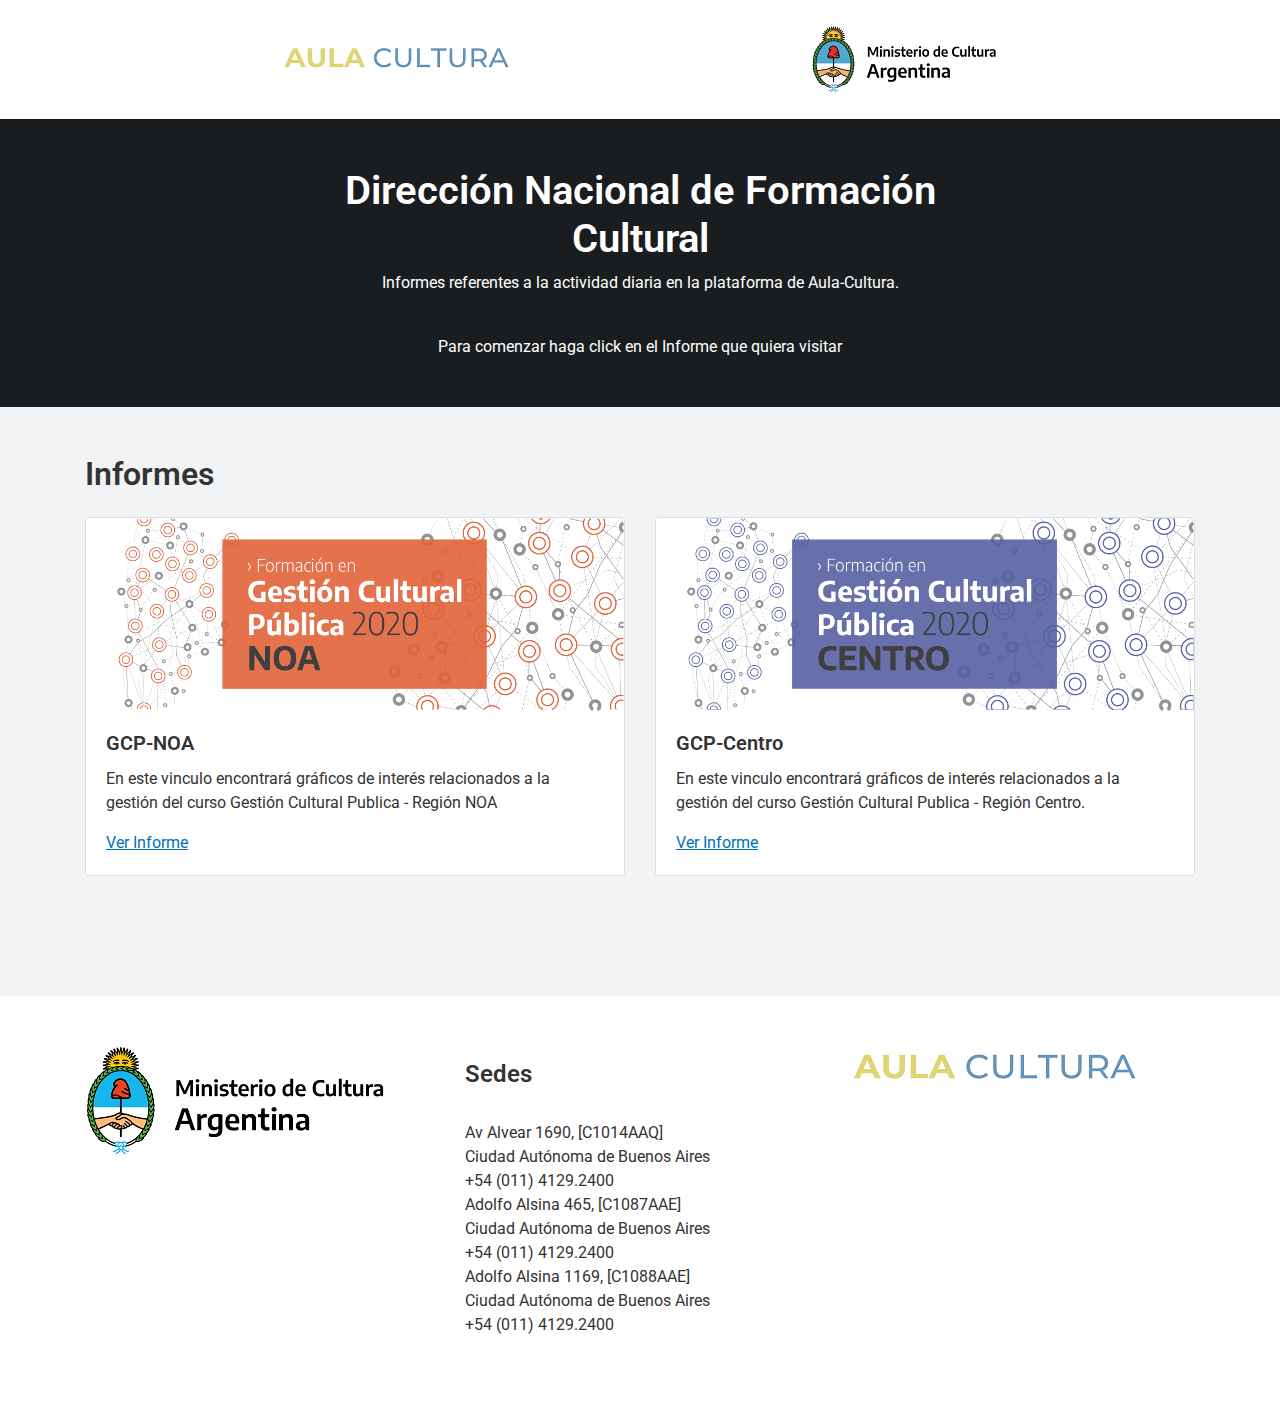
<file: index.html>
<!doctype html>
<html lang="es" class="bg-white">
  <head>
    <meta charset="utf-8">
    <meta name="viewport" content="width=device-width, initial-scale=1, shrink-to-fit=no">
    <meta name="description" content="">
    <meta name="author" content="">
    <link rel="icon" href="img/favicon.ico">

    <title>Ministerio de Cultura - DNFC</title>

    <!-- Archivos: Fuente, Poncho+BS4, Íconos Font Awesome, Íconos Poncho -->

    <link href="https://fonts.googleapis.com/css?family=Roboto:300,300i,400,400i,500,500i,600,600i,700,700i" rel="stylesheet">
    <link href="bootstrap.min.css" rel="stylesheet">
    <link rel="stylesheet" href="https://cdnjs.cloudflare.com/ajax/libs/font-awesome/4.7.0/css/font-awesome.min.css">
    <link rel="stylesheet" href="http://argob.github.io/poncho/node_modules/argob-poncho/dist/icono-arg.css">

    <style>
    #imagen{
      display: block;
      margin-left: auto;
      margin-right: auto;}
    </style>
    <!-- 
    <link href="https://fonts.googleapis.com/css?family=Encode+Sans:300,400,600,700&display=swap" rel="stylesheet">
    <style>body {font-family: 'Encode Sans', sans-serif;}h1, h2, h3, h4, h5, .h1, .h2, .h3, .h4, .h5, .btn {font-weight:700 !important;}</style>
    -->

    <!-- 
    <link href="https://fonts.googleapis.com/css?family=Source+Sans+Pro:300,300i,400,400i,600,600i,700,700i&display=swap" rel="stylesheet" rel="stylesheet">
    <style>body {font-family: 'Source Sans Pro', sans-serif;}h1, h2, h3, h4, h5, .h1, .h2, .h3, .h4, .h5, .btn {font-weight:700 !important;}</style>
    -->

  </head>

  <body>

    <a class="sr-only sr-only-focusable" href="#main">Saltear navegación</a>

    <nav class="navbar navbar-expand-md navbar-poncho bg-white ">

      <div class="container" >

        <button class="navbar-toggler text-primary" type="button" data-toggle="collapse" data-target="#navbarsExampleDefault" aria-controls="navbarsExampleDefault" aria-expanded="false" aria-label="Toggle navigation">
          <span class="navbar-toggler-icon"><i class="fa fa-navicon pt-1"><span class="sr-only">Menú</span></i></span>
        </button>
        
        <a id="imagen" href="https://aula.cultura.gob.ar/"><img class="img-fluid" src="img/aula-cultura-zocalo-color.png" id="imagen"></a>

      </div>

    </nav>

    <main role="main" id="main" class="pb-5">

      <!-- Jumbotron -->

      <div class="jumbotron jumbotron-poncho bg-dark text-white text-center rounded-0 py-5 mb-5" style="background-image: url(https://www.argentina.gob.ar/sites/default/files/jumbotron-poncho.png);">
          <div class="container">
            <div class="row justify-content-center">
              <div class="col-8">
                <h1>Dirección Nacional de Formación Cultural</h1>
                <p>Informes referentes a la actividad diaria en la plataforma de Aula-Cultura.</p><br>Para comenzar haga click en el Informe que quiera visitar</br>
                
              </div>
            </div>
          </div>
          <div class="overlay"></div>
      </div>

      <!-- Fin Jumbotron -->

      <div class="container">

        <!-- Listado de tarjetas -->

        <div class="row mb-5">

          <div class="col-12">

            <h2 class="mb-4">Informes</h2>
          
            <div class="card-deck">

              <div class="card mb-4">
                <img class="card-img-top img-fluid" src="img/portadaNoa.png" alt="GCP-NOA">
                <div class="card-body">
                  <p class="h5 card-title">GCP-NOA</p>
                  <p class="card-text">En este vinculo encontrará gráficos de interés relacionados a la gestión del curso Gestión Cultural Publica - Región NOA</p>
                  <a href="gcp_noa.html" class="card-link stretched-link">Ver Informe</a>
                </div>
              </div>

              <div class="card mb-4">
                <img class="card-img-top img-fluid" src="img/portadaCentro.png" alt="GCP-Centro">
                <div class="card-body">
                  <p class="h5 card-title">GCP-Centro</p>
                  <p class="card-text">En este vinculo encontrará gráficos de interés relacionados a la gestión del curso Gestión Cultural Publica - Región Centro.</p>
                  <a href="/gcp_noa1.html" class="card-link stretched-link">Ver Informe</a>
                  </div>
              </div>

              <div class="w-100 d-none d-sm-block d-md-none"><!-- wrap every 2 on sm--></div>
              <div class="w-100 d-none d-md-block d-lg-none"><!-- wrap every 4 on md--></div>


              <div class="w-100 d-none d-sm-block d-md-none"><!-- wrap every 2 on sm--></div>
              <div class="w-100 d-none d-md-block d-lg-none"><!-- wrap every 4 on md--></div>
              <div class="w-100 d-none d-lg-block d-xl-none"><!-- wrap every 4 on lg--></div>
              <div class="w-100 d-none d-xl-block"><!-- wrap every 5 on xl--></div>


            </div>

          </div>

        </div>

        <!-- Fin de Listado de tarjetas -->
      </div>

    </main>

    <footer class="bg-white py-5">
      <div class="container">
        <div class="row">
         <div class="left-col col-4" ><p><a href="https://www.cultura.gob.ar/"><img class="img-fluid" src="img/mdc.png" alt="Ministerio de Cultura de la Nación"></a>
          </div>
          <div class="col">
            <p><h4>Sedes</h4><br>Av Alvear 1690, [C1014AAQ]<br>
              Ciudad Autónoma de Buenos Aires<br>+54 (011) 4129.2400<br>Adolfo Alsina 465, [C1087AAE]<br>
              Ciudad Autónoma de Buenos Aires<br>+54 (011) 4129.2400<br>Adolfo Alsina 1169, [C1088AAE]<br>
              Ciudad Autónoma de Buenos Aires<br>+54 (011) 4129.2400<br>
          </p>
            
          </div>
          <div class="col">
           <p><a href="https://aula.cultura.gob.ar/"><img src="img/Aula-Cultura-identidad-color.png" ></a></p>
          </div>
        </div>
      </div>
    </footer>

    <!-- Archivos: Jquery, Bootstrap.js -->

    <script src="https://code.jquery.com/jquery-3.2.1.slim.min.js" integrity="sha384-KJ3o2DKtIkvYIK3UENzmM7KCkRr/rE9/Qpg6aAZGJwFDMVNA/GpGFF93hXpG5KkN" crossorigin="anonymous"></script>
    <script src="bootstrap.min.js"></script>

  </body>
</html>
</file>
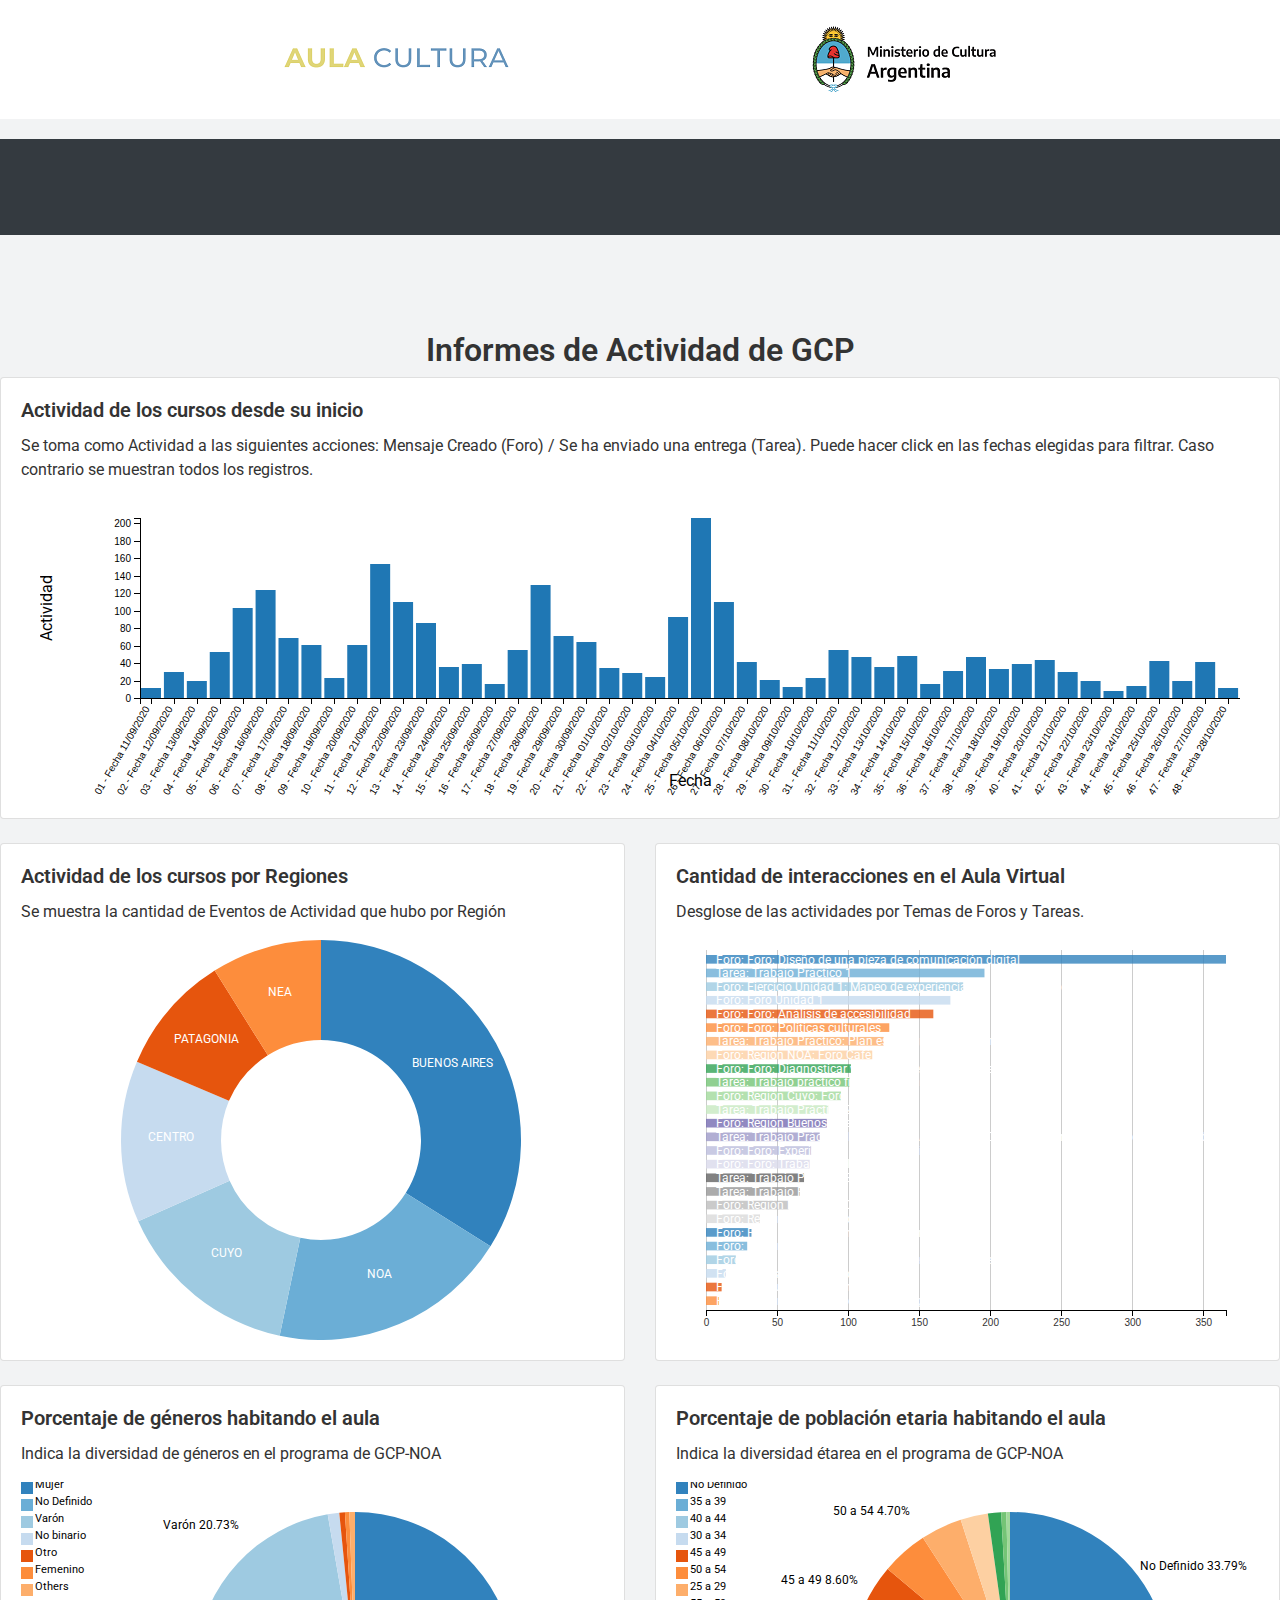
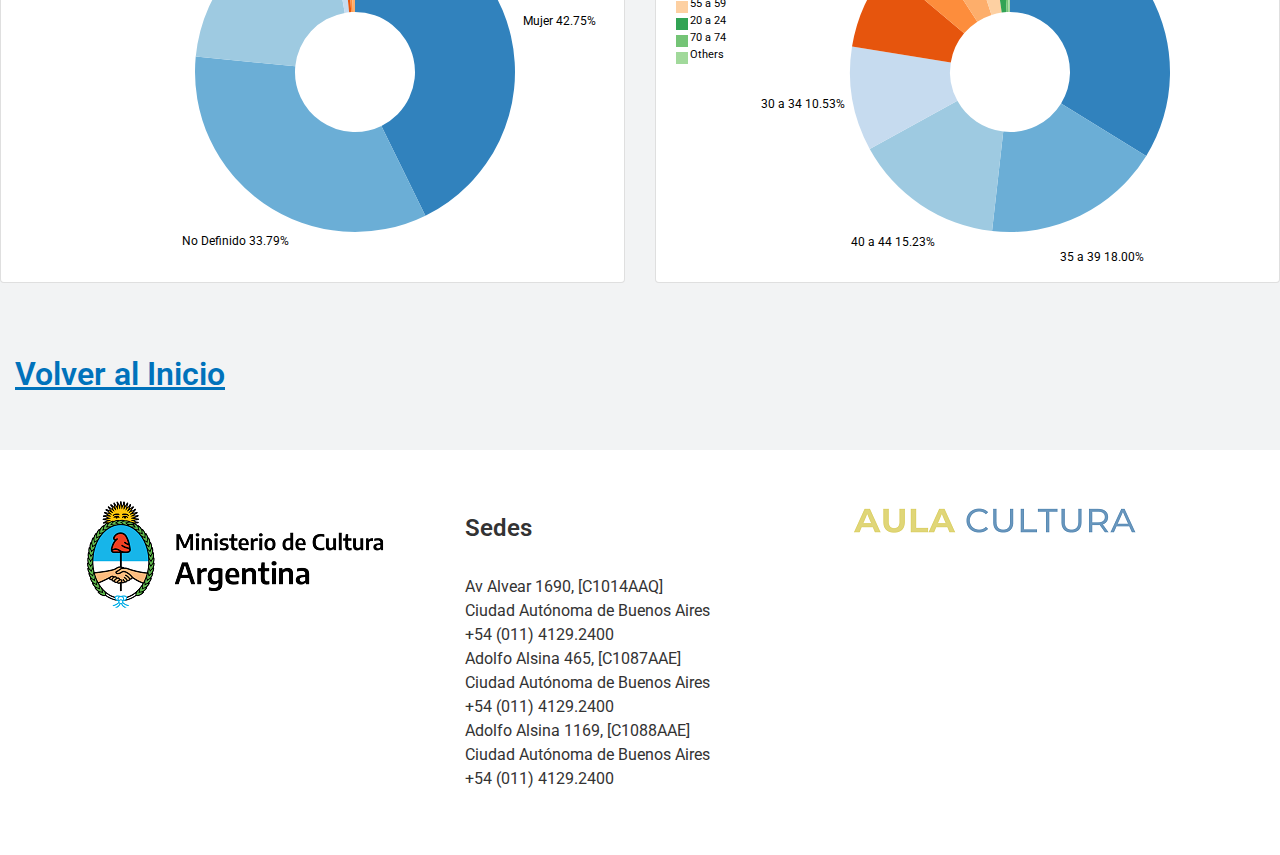
<file: gcp_noa.html>
<!doctype html>
<html lang="es" class="bg-white">
  <head>
    <meta charset="utf-8">
    <meta name="viewport" content="width=device-width, initial-scale=1, shrink-to-fit=no">
    <meta name="description" content="">
    <meta name="author" content="">
    <link rel="icon" href="img/favicon.ico">

    <title>Informe de Actividad</title>

   
    <!-- Archivos para gráficar-->
    <link rel="stylesheet" type="text/css" href="css/bootstrap.css">
    <link rel="stylesheet" type="text/css" href="css/personalizado.css">
    <link rel="stylesheet" type="text/css" href="css/dc.css"/>
    

    <!-- Archivos: Fuente, Poncho+BS4, Íconos Font Awesome, Íconos Poncho -->

    <link href="https://fonts.googleapis.com/css?family=Roboto:300,300i,400,400i,500,500i,600,600i,700,700i" rel="stylesheet">
    <link href="bootstrap.min.css" rel="stylesheet">
    <link rel="stylesheet" href="https://cdnjs.cloudflare.com/ajax/libs/font-awesome/4.7.0/css/font-awesome.min.css">
    <link rel="stylesheet" href="http://argob.github.io/poncho/node_modules/argob-poncho/dist/icono-arg.css">

    <style>
    #imagen{
      display: block;
      margin-left: auto;
      margin-right: auto;}
    </style>
    <!-- 
    <link href="https://fonts.googleapis.com/css?family=Encode+Sans:300,400,600,700&display=swap" rel="stylesheet">
    <style>body {font-family: 'Encode Sans', sans-serif;}h1, h2, h3, h4, h5, .h1, .h2, .h3, .h4, .h5, .btn {font-weight:700 !important;}</style>
    -->

    <!-- 
    <link href="https://fonts.googleapis.com/css?family=Source+Sans+Pro:300,300i,400,400i,600,600i,700,700i&display=swap" rel="stylesheet" rel="stylesheet">
    <style>body {font-family: 'Source Sans Pro', sans-serif;}h1, h2, h3, h4, h5, .h1, .h2, .h3, .h4, .h5, .btn {font-weight:700 !important;}</style>
    -->

  </head>

  <body>    
    <a class="sr-only sr-only-focusable" href="#main">Saltear navegación</a>

    <nav class="navbar navbar-expand-md navbar-poncho bg-white ">

      <div class="container" >

        <button class="navbar-toggler text-primary" type="button" data-toggle="collapse" data-target="#navbarsExampleDefault" aria-controls="navbarsExampleDefault" aria-expanded="false" aria-label="Toggle navigation">
          <span class="navbar-toggler-icon"><i class="fa fa-navicon pt-1"><span class="sr-only">Menú</span></i></span>
        </button>
        
        <a id="imagen" href="https://aula.cultura.gob.ar/"><img class="img-fluid" src="img/aula-cultura-zocalo-color.png" id="imagen"></a>

      </div>

    </nav>

    <main role="main" id="main" class="pb-5">

      <!-- Jumbotron --->
      
      <div class="jumbotron jumbotron-poncho bg-dark text-white text-center rounded-0 py-5 mb-5" style="background-image: url(https://www.datossociales.com/examples/MdCInformes/img/portadaNoa2.png);"></div>
          <div class="container">
            <div class="row justify-content-center">
              <div class="col-8">
                <h1></h1>
                <p></br>
              </div>
            </div>
          </div>
          <div class="overlay"></div>
      

      <!-- Fin Jumbotron -->

      <div class=".container-fluid">

        <!-- Listado de tarjetas -->
        
        <div class="row mb-5">

          <div class="col-12">

            <h2 class="row justify-content-center">Informes de Actividad de GCP</h2>
            
          
            <div class="card-deck">

              <div class="card mb-4">
                <div class="card-body">
                  <p class="h5 card-title">Actividad de los cursos desde su inicio</p>
                  <p class="card-text">Se toma como Actividad a las siguientes acciones: Mensaje Creado (Foro) / Se ha enviado una entrega (Tarea). Puede hacer click en las fechas elegidas para filtrar. Caso contrario se muestran todos los registros.</p>
                  <div id="cursovxp" class=""></div>                  
                </div>
              </div>
            </div>

            <div class="card-deck">

              <div class="card mb-4">
                <div class="card-body">
                  <p class="h5 card-title">Actividad de los cursos por Regiones</p>
                  <p class="card-text">Se muestra la cantidad de Eventos de Actividad que hubo por Región</p>
                  <div id="graficoxregiones" class=""></div>
                </div>
              </div>

              <div class="card mb-4">
                <div class="card-body">
                  <p class="h5 card-title">Cantidad de interacciones en el Aula Virtual </p>
                  <p class="card-text">Desglose de las actividades por Temas de Foros y Tareas.</p>
                  <div id="contexto" class=""></div>
                </div>
              </div>
            </div>

            <div class="card-deck">

              <div class="card mb-4">
                <div class="card-body">
                  <p class="h5 card-title">Porcentaje de géneros habitando el aula</p>
                  <p class="card-text">Indica la diversidad de géneros en el programa de GCP-NOA</p>
                  <div id="torta" class=""></div>
                </div>
              </div>

              <div class="card mb-4">
                <div class="card-body">
                  <p class="h5 card-title">Porcentaje de población etaria habitando el aula</p>
                  <p class="card-text">Indica la diversidad étarea en el programa de GCP-NOA</p>
                  <div id="edad" class=""></div>
                </div>
              </div>
            </div>



            
          </div>

        </div>

        <!-- Fin de Listado de tarjetas -->
      </div>
      <div class="left-col col-4"><h2><a href="https://www.datossociales.com/examples/MdCInformes">Volver al Inicio</a></h2></div>
      </div>
    </main>

    <footer class="bg-white py-5">
      <div class="container">
        <div class="row">
         <div class="left-col col-4" ><p><a href="https://www.cultura.gob.ar/"><img class="img-fluid" src="img/mdc.png" alt="Ministerio de Cultura de la Nación" ></a>
          </div>
          <div class="col">
            <p><h4>Sedes</h4><br>Av Alvear 1690, [C1014AAQ]<br>
              Ciudad Autónoma de Buenos Aires<br>+54 (011) 4129.2400<br>Adolfo Alsina 465, [C1087AAE]<br>
              Ciudad Autónoma de Buenos Aires<br>+54 (011) 4129.2400<br>Adolfo Alsina 1169, [C1088AAE]<br>
              Ciudad Autónoma de Buenos Aires<br>+54 (011) 4129.2400<br>
          </p>
            
          </div>
          <div class="col">
           <p><a href="https://aula.cultura.gob.ar/"><img src="img/Aula-Cultura-identidad-color.png" ></a></p>
          </div>
        </div>
      </div>
    </footer>

    <!-- Archivos: Jquery, Bootstrap.js -->

    <script src="https://code.jquery.com/jquery-3.2.1.slim.min.js" integrity="sha384-KJ3o2DKtIkvYIK3UENzmM7KCkRr/rE9/Qpg6aAZGJwFDMVNA/GpGFF93hXpG5KkN" crossorigin="anonymous"></script>
    <script src="bootstrap.min.js"></script>

    <script type="text/javascript" src="js/d3.js"></script>
    <script type="text/javascript" src="js/crossfilter.js"></script>
    <script type="text/javascript" src="js/dc.js"></script>
    <script type="text/javascript" src="js/scriptgcp_noa1.js"> </script>
    
  </body>
</html>
</file>
<file: css/dc.css>
.dc-chart path.dc-symbol, .dc-legend g.dc-legend-item.fadeout {
  fill-opacity: 0.5;
  stroke-opacity: 0.5; }

.dc-chart rect.bar {
  stroke: none;
  cursor: pointer; }
  .dc-chart rect.bar:hover, .dc-chart rect.bar:focus {
    fill-opacity: .5; }

.dc-chart rect.deselected {
  stroke: none;
  fill: #ccc; }

.dc-chart .pie-slice {
  fill: #fff;
  font-size: 12px;
  cursor: pointer; }
  .dc-chart .pie-slice.external {
    fill: #000; }
  .dc-chart .pie-slice:focus {
    fill-opacity: .8; }
  :hover .dc-chart .pie-slice.highlight {
    fill-opacity: .8; }

.dc-chart .pie-path {
  fill: none;
  stroke-width: 2px;
  stroke: #000;
  opacity: 0.4; }

.dc-chart .selected path, .dc-chart .selected circle {
  stroke-width: 3;
  stroke: #ccc;
  fill-opacity: 1; }

.dc-chart .deselected path, .dc-chart .deselected circle {
  stroke: none;
  fill-opacity: .5;
  fill: #ccc; }

.dc-chart .axis path, .dc-chart .axis line {
  fill: none;
  stroke: #000;
  shape-rendering: crispEdges; }

.dc-chart .axis text {
  font: 10px sans-serif; }

.dc-chart .grid-line, .dc-chart .axis .grid-line, .dc-chart .grid-line line, .dc-chart .axis .grid-line line {
  fill: none;
  stroke: #ccc;
  shape-rendering: crispEdges; }

.dc-chart .brush rect.selection {
  fill: #4682b4;
  fill-opacity: .125; }

.dc-chart .brush .custom-brush-handle {
  fill: #eee;
  stroke: #666;
  cursor: ew-resize; }

.dc-chart path.line {
  fill: none;
  stroke-width: 1.5px; }

.dc-chart path.area {
  fill-opacity: .3;
  stroke: none; }

.dc-chart path.highlight {
  stroke-width: 3;
  fill-opacity: 1;
  stroke-opacity: 1; }

.dc-chart g.state {
  cursor: pointer; }
  .dc-chart g.state :hover, .dc-chart g.state :focus {
    fill-opacity: .8; }
  .dc-chart g.state path {
    stroke: #fff; }

.dc-chart g.deselected path {
  fill: #808080; }

.dc-chart g.deselected text {
  display: none; }

.dc-chart g.row rect {
  fill-opacity: 0.8;
  cursor: pointer; }
  .dc-chart g.row rect:hover, .dc-chart g.row rect:focus {
    fill-opacity: 0.6; }

.dc-chart g.row text {
  fill: #fff;
  font-size: 12px;
  cursor: pointer; }

.dc-chart g.dc-tooltip path {
  fill: none;
  stroke: #808080;
  stroke-opacity: .8; }

.dc-chart g.county path {
  stroke: #fff;
  fill: none; }

.dc-chart g.debug rect {
  fill: #00f;
  fill-opacity: .2; }

.dc-chart g.axis text {
  -webkit-touch-callout: none;
  -webkit-user-select: none;
  -khtml-user-select: none;
  -moz-user-select: none;
  -ms-user-select: none;
  user-select: none;
  pointer-events: none; }

.dc-chart .node {
  font-size: 0.7em;
  cursor: pointer; }
  .dc-chart .node :hover, .dc-chart .node :focus {
    fill-opacity: .8; }

.dc-chart .bubble {
  stroke: none;
  fill-opacity: 0.6; }

.dc-chart .highlight {
  fill-opacity: 1;
  stroke-opacity: 1; }

.dc-chart .fadeout {
  fill-opacity: 0.2;
  stroke-opacity: 0.2; }

.dc-chart .box text {
  font: 10px sans-serif;
  -webkit-touch-callout: none;
  -webkit-user-select: none;
  -khtml-user-select: none;
  -moz-user-select: none;
  -ms-user-select: none;
  user-select: none;
  pointer-events: none; }

.dc-chart .box line {
  fill: #fff; }

.dc-chart .box rect, .dc-chart .box line, .dc-chart .box circle {
  stroke: #000;
  stroke-width: 1.5px; }

.dc-chart .box .center {
  stroke-dasharray: 3, 3; }

.dc-chart .box .data {
  stroke: none;
  stroke-width: 0px; }

.dc-chart .box .outlier {
  fill: none;
  stroke: #ccc; }

.dc-chart .box .outlierBold {
  fill: red;
  stroke: none; }

.dc-chart .box.deselected {
  opacity: 0.5; }
  .dc-chart .box.deselected .box {
    fill: #ccc; }

.dc-chart .symbol {
  stroke: none; }

.dc-chart .heatmap .box-group.deselected rect {
  stroke: none;
  fill-opacity: 0.5;
  fill: #ccc; }

.dc-chart .heatmap g.axis text {
  pointer-events: all;
  cursor: pointer; }

.dc-chart .empty-chart .pie-slice {
  cursor: default; }
  .dc-chart .empty-chart .pie-slice path {
    fill: #fee;
    cursor: default; }

.dc-data-count {
  float: right;
  margin-top: 15px;
  margin-right: 15px; }
  .dc-data-count .filter-count, .dc-data-count .total-count {
    color: #3182bd;
    font-weight: bold; }

.dc-legend {
  font-size: 11px; }
  .dc-legend .dc-legend-item {
    cursor: pointer; }
  .dc-legend g.dc-legend-item.selected {
    fill: blue; }

.dc-hard .number-display {
  float: none; }

div.dc-html-legend {
  overflow-y: auto;
  overflow-x: hidden;
  height: inherit;
  float: right;
  padding-right: 2px; }
  div.dc-html-legend .dc-legend-item-horizontal {
    display: inline-block;
    margin-left: 5px;
    margin-right: 5px;
    cursor: pointer; }
    div.dc-html-legend .dc-legend-item-horizontal.selected {
      background-color: #3182bd;
      color: white; }
  div.dc-html-legend .dc-legend-item-vertical {
    display: block;
    margin-top: 5px;
    padding-top: 1px;
    padding-bottom: 1px;
    cursor: pointer; }
    div.dc-html-legend .dc-legend-item-vertical.selected {
      background-color: #3182bd;
      color: white; }
  div.dc-html-legend .dc-legend-item-color {
    display: table-cell;
    width: 12px;
    height: 12px; }
  div.dc-html-legend .dc-legend-item-label {
    line-height: 12px;
    display: table-cell;
    vertical-align: middle;
    padding-left: 3px;
    padding-right: 3px;
    font-size: 0.75em; }

.dc-html-legend-container {
  height: inherit; }
</file>
<file: css/personalizado.css>
/*!
 * Bootstrap v2.1.1
 *
 * Copyleft 2012 Twitter, Inc
 * Licensed under the Apache License v2.0
 * http://www.apache.org/licenses/LICENSE-2.0
 *
 * Designed and built with all the love in the world @twitter by @mdo and @fat.
 */
 .container-fluid{
  background-color: beige !important;
}
#SeleccionDia{
  width: 25% !important;
  background-color: beige !important;
  float: left;
}
#SeleccionMes{
  width: 25% !important;
  background-color: beige !important;
  float: left;
}

#SeleccionAnio{
  width: 25% !important;
  background-color: beige !important;
  float: left;
}

#SeleccionEvento{
  width: 100% !important;
  /*background-color: beige !important;*/
  float: left;
}

#graficoprovincia{
  width: 50% !important;
  /*background-color: beige !important;*/
  float: left;
}

#cursovxp{
  color: black;
  width: 100% !important;
  /*background-color: beige !important;*/
  float: left;
  text-align: center;
}

 #cursovxp .axis.x .tick text {
    color:black;
    text-decoration-color: black;
    text-anchor: end;
    transform: rotate(-60deg) translate(-10px,-12px);
  }



#Contexto {
  width: 50% !important;
  /*background-color: beige !important;*/
  float: left;
  text-align: center;
}
 #Contexto .axis.x .tick text {
    text-anchor: end;
    transform: rotate(-60deg) translate(-10px,-12px);
  }

 /* #Torta{
    background-color: beige !important;
  }*/

  /*#edad{
    background-color: beige !important;
  }*/
</file>
